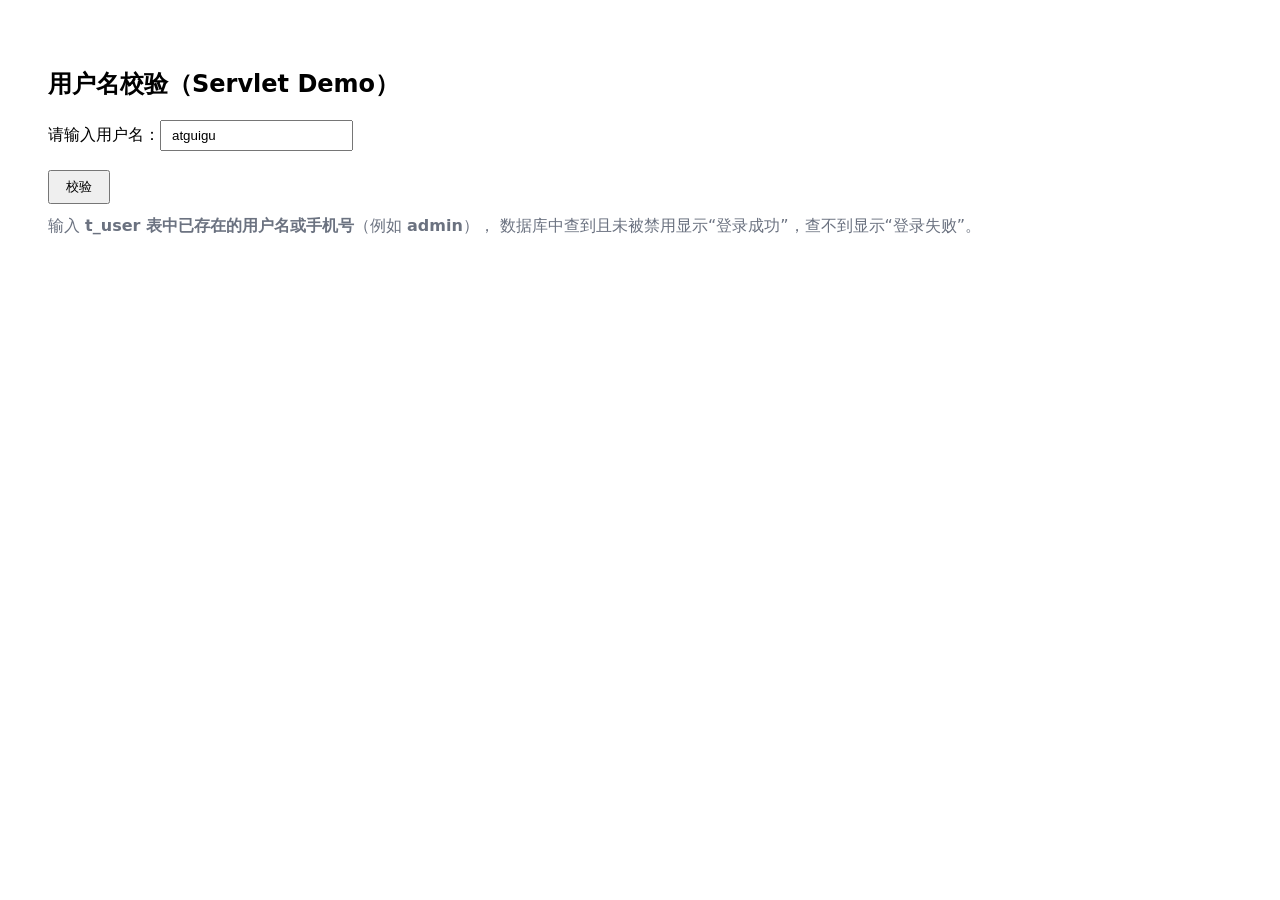
<file: src/main/webapp/static/demo.html>
<!DOCTYPE html>
<html lang="zh-CN">
<head>
    <meta charset="UTF-8">
    <title>Servlet 表单 Demo</title>
    <style>
        body { font-family: system-ui, "Microsoft YaHei"; padding: 40px; }
        input { padding: 6px 10px; }
        button { padding: 6px 16px; cursor: pointer; }
        .tip { color: #6b7280; margin-top: 12px; }
    </style>
</head>
<body>
<h2>用户名校验（Servlet Demo）</h2>

<!-- action 由 JS 动态拼接：自动适配 Jetty(/) 与 Tomcat(/servlet_filter_listemer_war) 两种 contextPath -->
<form id="demoForm" method="get">
    请输入用户名：<input type="text" name="username" value="atguigu" /> <br><br>
    <button type="submit">校验</button>
</form>

<p class="tip">输入 <b>t_user 表中已存在的用户名或手机号</b>（例如 <b>admin</b>），
    数据库中查到且未被禁用显示“登录成功”，查不到显示“登录失败”。</p>

<script>
    // /static/demo.html => contextPath 就是 /static/ 之前的那一段
    var ctx = location.pathname.indexOf('/static/') >= 0
        ? location.pathname.slice(0, location.pathname.indexOf('/static/'))
        : '';
    document.getElementById('demoForm').action = ctx + '/userServlet1';
</script>
</body>
</html>
</file>
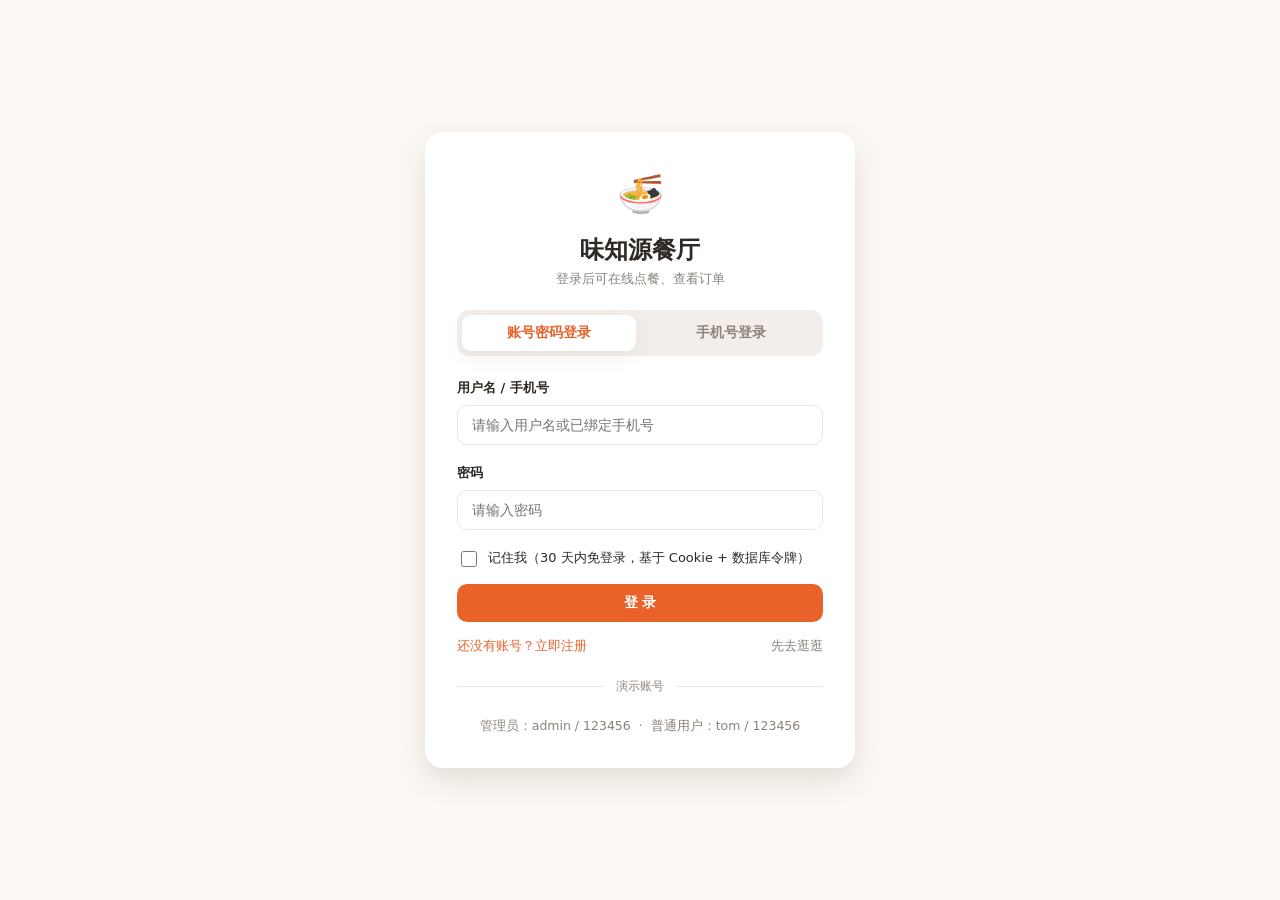
<file: src/main/webapp/static/login.html>
<!DOCTYPE html>
<html lang="zh-CN">
<head>
    <meta charset="UTF-8"/>
    <meta name="viewport" content="width=device-width, initial-scale=1"/>
    <title>登录 · 味知源餐厅</title>
    <script>
        // 上下文路径自适应：Jetty(/) 与 Tomcat(/restaurant) 部署均可正常加载静态资源与接口
        (function () {
            var p = location.pathname;
            var i = p.indexOf('/static/');
            window.CTX = i >= 0 ? p.slice(0, i) : p.replace(/\/+$/, '');
            document.write('<base href="' + window.CTX + '/static/"/>');
        })();
    </script>
    <link rel="stylesheet" href="css/common.css"/>
</head>
<body>
<div id="toast"></div>

<div class="auth-wrap">
    <div class="auth-card">
        <div class="center" style="margin-bottom:20px">
            <div style="font-size:38px">🍜</div>
            <h2 style="margin:6px 0 0">味知源餐厅</h2>
            <p class="muted" style="margin:0;font-size:13px">登录后可在线点餐、查看订单</p>
        </div>

        <div class="tabs">
            <button class="active" data-tab="pwd">账号密码登录</button>
            <button data-tab="phone">手机号登录</button>
        </div>

        <!-- 账号密码登录 -->
        <form class="form" id="form-pwd" novalidate>
            <div class="field">
                <label for="account">用户名 / 手机号</label>
                <input class="input" id="account" name="account" placeholder="请输入用户名或已绑定手机号" autocomplete="username"/>
                <div class="error-text" data-error="account"></div>
            </div>
            <div class="field">
                <label for="password">密码</label>
                <input class="input" id="password" name="password" type="password" placeholder="请输入密码" autocomplete="current-password"/>
                <div class="error-text" data-error="password"></div>
            </div>
            <label class="flex" style="gap:8px;font-size:13px">
                <input type="checkbox" id="rememberMe" name="rememberMe" style="width:16px;height:16px"/>
                记住我（30 天内免登录，基于 Cookie + 数据库令牌）
            </label>
            <button class="btn btn-block" type="submit">登 录</button>
            <div class="between" style="font-size:13px">
                <a href="register.html" style="color:var(--primary)">还没有账号？立即注册</a>
                <a href="index.html" class="muted">先去逛逛</a>
            </div>
            <div class="divider">演示账号</div>
            <div class="center muted" style="font-size:12.5px">
                管理员：admin / 123456 &nbsp;·&nbsp; 普通用户：tom / 123456
            </div>
        </form>

        <!-- 手机号验证码登录 -->
        <form class="form" id="form-phone" style="display:none" novalidate>
            <div class="field">
                <label for="phone">手机号</label>
                <input class="input" id="phone" name="phone" placeholder="11 位手机号" maxlength="11" autocomplete="tel"/>
                <div class="error-text" data-error="phone"></div>
            </div>
            <div class="field">
                <label for="code">验证码</label>
                <div class="flex" style="gap:8px">
                    <input class="input" id="code" name="code" placeholder="6 位验证码" maxlength="6"/>
                    <button class="btn btn-outline" type="button" id="btn-code" style="white-space:nowrap">获取验证码</button>
                </div>
                <div class="error-text" data-error="code"></div>
            </div>
            <label class="flex" style="gap:8px;font-size:13px">
                <input type="checkbox" id="rememberMePhone" name="rememberMe" style="width:16px;height:16px"/>
                记住我
            </label>
            <button class="btn btn-block" type="submit">登录 / 注册</button>
            <div class="center muted" style="font-size:12.5px">
                未注册的手机号将自动创建账号（演示环境验证码会直接回显并打印在控制台）
            </div>
        </form>
    </div>
</div>

<script src="js/api.js"></script>
<script src="js/auth.js"></script>
</body>
</html>
</file>
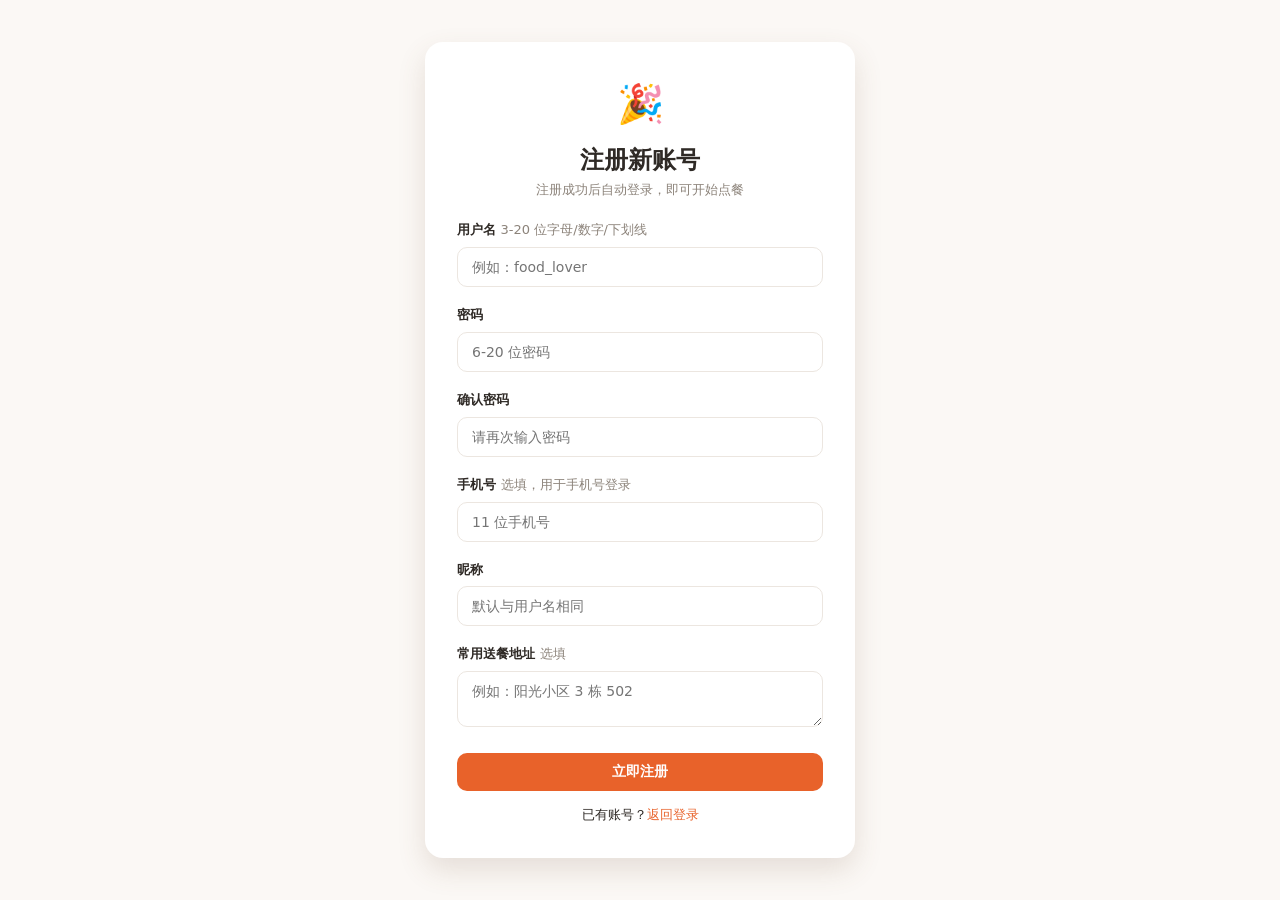
<file: src/main/webapp/static/register.html>
<!DOCTYPE html>
<html lang="zh-CN">
<head>
    <meta charset="UTF-8"/>
    <meta name="viewport" content="width=device-width, initial-scale=1"/>
    <title>注册 · 味知源餐厅</title>
    <script>
        // 上下文路径自适应：Jetty(/) 与 Tomcat(/restaurant) 部署均可正常加载静态资源与接口
        (function () {
            var p = location.pathname;
            var i = p.indexOf('/static/');
            window.CTX = i >= 0 ? p.slice(0, i) : p.replace(/\/+$/, '');
            document.write('<base href="' + window.CTX + '/static/"/>');
        })();
    </script>
    <link rel="stylesheet" href="css/common.css"/>
</head>
<body>
<div id="toast"></div>

<div class="auth-wrap">
    <div class="auth-card">
        <div class="center" style="margin-bottom:20px">
            <div style="font-size:38px">🎉</div>
            <h2 style="margin:6px 0 0">注册新账号</h2>
            <p class="muted" style="margin:0;font-size:13px">注册成功后自动登录，即可开始点餐</p>
        </div>

        <form class="form" id="form-register" novalidate>
            <div class="field">
                <label for="username">用户名 <span class="muted" style="font-weight:400">3-20 位字母/数字/下划线</span></label>
                <input class="input" id="username" name="username" placeholder="例如：food_lover"/>
                <div class="error-text" data-error="username"></div>
            </div>
            <div class="field">
                <label for="password">密码</label>
                <input class="input" id="password" name="password" type="password" placeholder="6-20 位密码"/>
                <div class="error-text" data-error="password"></div>
            </div>
            <div class="field">
                <label for="confirm">确认密码</label>
                <input class="input" id="confirm" name="confirm" type="password" placeholder="请再次输入密码"/>
                <div class="error-text" data-error="confirm"></div>
            </div>
            <div class="field">
                <label for="phone">手机号 <span class="muted" style="font-weight:400">选填，用于手机号登录</span></label>
                <input class="input" id="phone" name="phone" placeholder="11 位手机号" maxlength="11"/>
                <div class="error-text" data-error="phone"></div>
            </div>
            <div class="field">
                <label for="nickname">昵称</label>
                <input class="input" id="nickname" name="nickname" placeholder="默认与用户名相同"/>
                <div class="error-text" data-error="nickname"></div>
            </div>
            <div class="field">
                <label for="address">常用送餐地址 <span class="muted" style="font-weight:400">选填</span></label>
                <textarea class="textarea" id="address" name="address" rows="2" placeholder="例如：阳光小区 3 栋 502"></textarea>
                <div class="error-text" data-error="address"></div>
            </div>
            <button class="btn btn-block" type="submit" id="btn-register">立即注册</button>
            <div class="center" style="font-size:13px">
                已有账号？<a href="login.html" style="color:var(--primary)">返回登录</a>
            </div>
        </form>
    </div>
</div>

<script src="js/api.js"></script>
<script src="js/auth.js"></script>
</body>
</html>
</file>
<file: src/main/webapp/static/css/common.css>
/* ================= 味知源餐厅点餐系统 - 通用样式 ================= */
:root {
    --primary: #e8622a;
    --primary-dark: #c94d19;
    --primary-light: #fff1e8;
    --accent: #f7b32b;
    --text: #2f2a26;
    --text-muted: #8c837a;
    --border: #ece6e0;
    --bg: #fbf8f5;
    --card: #ffffff;
    --success: #2f9e5c;
    --danger: #d94b3a;
    --radius: 14px;
    --shadow: 0 6px 20px rgba(120, 90, 60, .08);
    --shadow-hover: 0 12px 28px rgba(120, 90, 60, .16);
}

* { box-sizing: border-box; }

body {
    margin: 0;
    font-family: "PingFang SC", "Microsoft YaHei", "Hiragino Sans GB", system-ui, sans-serif;
    background: var(--bg);
    color: var(--text);
    line-height: 1.6;
}

a { color: inherit; text-decoration: none; }
/* 保证 hidden 属性生效：作者样式（如 .nav-links 的 flex 布局）优先级高于 UA 的 [hidden]{display:none}，
   统一加 !important，避免"已设 hidden 却仍显示"的情况（例：非管理员的「后台管理」入口）。 */
[hidden] { display: none !important; }
h1, h2, h3, h4 { margin: 0 0 12px; font-weight: 700; }
img { max-width: 100%; display: block; }

/* ---------- 布局 ---------- */
.container { width: min(1180px, 94vw); margin: 0 auto; }
.grid { display: grid; gap: 22px; }
.grid-dish { grid-template-columns: repeat(auto-fill, minmax(240px, 1fr)); }
.flex { display: flex; align-items: center; }
.between { display: flex; align-items: center; justify-content: space-between; gap: 12px; }
.mt-16 { margin-top: 16px; }
.mt-24 { margin-top: 24px; }
.center { text-align: center; }
.muted { color: var(--text-muted); }
.right { text-align: right; }

/* ---------- 顶部导航 ---------- */
.navbar {
    position: sticky; top: 0; z-index: 30;
    background: rgba(255, 255, 255, .92);
    backdrop-filter: blur(10px);
    border-bottom: 1px solid var(--border);
}
.navbar .inner { display: flex; align-items: center; gap: 18px; padding: 14px 0; }
.logo { display: flex; align-items: center; gap: 10px; font-size: 20px; font-weight: 800; color: var(--primary); }
.logo span.badge { font-size: 26px; }
.nav-links { display: flex; gap: 6px; flex-wrap: wrap; }
.nav-links a {
    padding: 8px 14px; border-radius: 999px; font-weight: 600; font-size: 14px;
    transition: .2s; color: var(--text);
}
.nav-links a:hover { background: var(--primary-light); color: var(--primary); }
.nav-links a.active { background: var(--primary); color: #fff; }

/* ---------- 按钮 ---------- */
.btn {
    border: none; cursor: pointer; font-family: inherit; font-weight: 700;
    border-radius: 10px; padding: 10px 18px; font-size: 14px;
    background: var(--primary); color: #fff; transition: .2s;
}
.btn:hover { background: var(--primary-dark); transform: translateY(-1px); }
.btn:disabled { opacity: .5; cursor: not-allowed; transform: none; }
.btn-ghost { background: var(--primary-light); color: var(--primary); }
.btn-ghost:hover { background: #ffe4d3; }
.btn-outline { background: transparent; border: 1.5px solid var(--border); color: var(--text); }
.btn-outline:hover { border-color: var(--primary); color: var(--primary); }
.btn-danger { background: var(--danger); }
.btn-sm { padding: 6px 12px; font-size: 13px; border-radius: 8px; }
.btn-block { width: 100%; }

/* ---------- 卡片 / 菜品 ---------- */
.card {
    background: var(--card); border: 1px solid var(--border);
    border-radius: var(--radius); box-shadow: var(--shadow);
}
.dish-card { overflow: hidden; display: flex; flex-direction: column; transition: .25s; }
.dish-card:hover { transform: translateY(-4px); box-shadow: var(--shadow-hover); }
.dish-media {
    height: 148px; display: grid; place-items: center; font-size: 62px;
    background: linear-gradient(135deg, #fff2e6, #ffe0c7);
}
.dish-media img { width: 100%; height: 100%; object-fit: cover; }
.dish-body { padding: 14px 16px; display: flex; flex-direction: column; gap: 8px; flex: 1; }
.dish-title { display: flex; align-items: baseline; justify-content: space-between; gap: 8px; }
.dish-title b { font-size: 17px; }
.price { color: var(--primary); font-weight: 800; font-size: 19px; }
.price small { font-size: 13px; }
.tag {
    display: inline-block; font-size: 12px; padding: 2px 10px; border-radius: 999px;
    background: var(--primary-light); color: var(--primary); font-weight: 700;
}
.tag.gray { background: #f1eeeb; color: var(--text-muted); }
.tag.green { background: #e6f6ed; color: var(--success); }
.dish-desc { font-size: 13px; color: var(--text-muted); min-height: 38px; }

/* ---------- 表单 ---------- */
.form { display: flex; flex-direction: column; gap: 14px; }
.field label { display: block; font-size: 13px; font-weight: 700; margin-bottom: 6px; }
.input, .select, .textarea {
    width: 100%; padding: 11px 14px; font-family: inherit; font-size: 14px;
    border: 1.5px solid var(--border); border-radius: 10px; background: #fff; transition: .2s;
}
.input:focus, .select:focus, .textarea:focus {
    outline: none; border-color: var(--primary); box-shadow: 0 0 0 3px rgba(232, 98, 42, .12);
}
.input.error { border-color: var(--danger); }
.error-text { color: var(--danger); font-size: 12.5px; margin-top: 4px; min-height: 0; }
.btn-link { background: none; border: none; color: var(--primary); cursor: pointer; font-weight: 700; font-size: 13px; padding: 0; }

/* ---------- 导航 / 登录卡片 ---------- */
.auth-wrap { min-height: 100vh; display: grid; place-items: center; padding: 40px 16px; }
.auth-card { width: min(430px, 100%); padding: 32px; background: #fff; border-radius: 18px; box-shadow: var(--shadow-hover); }
.tabs { display: flex; gap: 8px; background: #f3eeea; padding: 5px; border-radius: 12px; margin-bottom: 22px; }
.tabs button {
    flex: 1; border: none; background: transparent; padding: 9px; font-family: inherit;
    font-weight: 700; font-size: 14px; border-radius: 9px; cursor: pointer; color: var(--text-muted);
}
.tabs button.active { background: #fff; color: var(--primary); box-shadow: var(--shadow); }
.divider { display: flex; align-items: center; gap: 12px; color: var(--text-muted); font-size: 12px; margin: 6px 0; }
.divider::before, .divider::after { content: ""; flex: 1; height: 1px; background: var(--border); }

/* ---------- 购物车抽屉 ---------- */
.cart-fab {
    position: fixed; right: 26px; bottom: 26px; z-index: 40; width: 62px; height: 62px;
    border-radius: 50%; border: none; cursor: pointer; background: var(--primary); color: #fff;
    font-size: 24px; box-shadow: 0 10px 24px rgba(232, 98, 42, .35);
}
.cart-count {
    position: absolute; top: -4px; right: -4px; min-width: 22px; height: 22px; border-radius: 999px;
    background: var(--accent); color: #2f2a26; font-size: 12px; font-weight: 800;
    display: grid; place-items: center; padding: 0 5px;
}
.drawer-mask {
    position: fixed; inset: 0; background: rgba(30, 20, 12, .45); z-index: 50;
    opacity: 0; pointer-events: none; transition: .25s;
}
.drawer-mask.show { opacity: 1; pointer-events: auto; }
.drawer {
    position: fixed; top: 0; right: 0; bottom: 0; width: min(410px, 92vw); z-index: 60;
    background: #fff; box-shadow: -8px 0 30px rgba(60, 40, 20, .18);
    transform: translateX(105%); transition: transform .28s ease; display: flex; flex-direction: column;
}
.drawer.show { transform: translateX(0); }
.drawer header { padding: 18px 20px; border-bottom: 1px solid var(--border); }
.drawer .cart-list { flex: 1; overflow-y: auto; padding: 14px 20px; }
.drawer footer { padding: 16px 20px; border-top: 1px solid var(--border); background: #fffdfc; }
.cart-row { display: flex; gap: 12px; align-items: center; padding: 10px 0; border-bottom: 1px dashed var(--border); }
.qty { display: flex; align-items: center; gap: 8px; }
.qty button {
    width: 26px; height: 26px; border-radius: 8px; border: 1px solid var(--border);
    background: #fff; cursor: pointer; font-weight: 800; line-height: 1;
}
.qty button:hover { border-color: var(--primary); color: var(--primary); }

/* ---------- 弹窗 ---------- */
.modal {
    position: fixed; inset: 0; z-index: 70; display: grid; place-items: center;
    background: rgba(30, 20, 12, .5); opacity: 0; pointer-events: none; transition: .2s;
}
.modal.show { opacity: 1; pointer-events: auto; }
.modal-box { width: min(480px, 92vw); padding: 26px; border-radius: 16px; background: #fff; box-shadow: var(--shadow-hover); }

/* ---------- 提示 ---------- */
#toast {
    position: fixed; left: 50%; top: 26px; transform: translateX(-50%);
    z-index: 100; display: flex; flex-direction: column; gap: 10px; align-items: center;
}
.toast {
    padding: 11px 20px; border-radius: 10px; color: #fff; font-size: 14px; font-weight: 600;
    background: #2f2a26; box-shadow: var(--shadow-hover); animation: pop .25s ease;
}
.toast.ok { background: var(--success); }
.toast.err { background: var(--danger); }
.toast.warn { background: var(--accent); color: #2f2a26; }
@keyframes pop { from { opacity: 0; transform: translateY(-12px); } to { opacity: 1; transform: none; } }

/* ---------- 表格（后台） ---------- */
.table { width: 100%; border-collapse: collapse; font-size: 14px; }
.table th, .table td { padding: 11px 12px; border-bottom: 1px solid var(--border); text-align: left; }
.table th { background: #faf6f3; font-size: 13px; color: var(--text-muted); }
.table tr:hover td { background: #fffaf6; }
.table img { width: 44px; height: 44px; object-fit: cover; border-radius: 8px; }

/* ---------- 其它 ---------- */
.hero {
    background: linear-gradient(135deg, #ffe9d6, #fff6ee 55%, #fdf1e4);
    border-bottom: 1px solid var(--border);
}
.hero .inner { padding: 40px 0 34px; }
.hero h1 { font-size: 32px; }
.hero p { margin: 0; color: var(--text-muted); max-width: 640px; }
.chips { display: flex; gap: 10px; flex-wrap: wrap; margin-top: 20px; }
.chip {
    padding: 8px 16px; border-radius: 999px; border: 1.5px solid var(--border);
    background: #fff; cursor: pointer; font-size: 14px; font-weight: 600; transition: .2s;
}
.chip:hover { border-color: var(--primary); }
.chip.active { background: var(--primary); border-color: var(--primary); color: #fff; }
.toolbar { display: flex; gap: 12px; flex-wrap: wrap; margin: 22px 0 8px; }
.search-box { flex: 1; min-width: 220px; display: flex; gap: 8px; }
.empty { padding: 60px 20px; text-align: center; color: var(--text-muted); }
.order-card { padding: 18px; margin-bottom: 16px; }
.order-item { display: flex; gap: 12px; align-items: center; padding: 8px 0; border-bottom: 1px dashed var(--border); }
.order-item:last-child { border-bottom: none; }
.avatar-lg { width: 84px; height: 84px; border-radius: 50%; object-fit: cover; background: var(--primary-light); display: grid; place-items: center; font-size: 38px; }
.avatar-sm { width: 34px; height: 34px; border-radius: 50%; object-fit: cover; background: var(--primary-light); display: grid; place-items: center; }
.section-title { display: flex; align-items: center; justify-content: space-between; margin: 28px 0 14px; }
footer.site { margin-top: 50px; padding: 26px 0; border-top: 1px solid var(--border); color: var(--text-muted); font-size: 13px; }
.stat-pill { font-size: 12.5px; color: var(--text-muted); display: inline-flex; align-items: center; gap: 6px; }
.dot { width: 8px; height: 8px; border-radius: 50%; background: var(--success); display: inline-block; }

/* ---------- 后台：概览卡片 / 过滤栏 / 分页 / 图表 ---------- */
.grid-2 { grid-template-columns: repeat(auto-fit, minmax(340px, 1fr)); }
.tag.blue { background: #e8f1ff; color: #2a6ad4; }
.tag.red { background: #fdeceb; color: var(--danger); }
.tag.orange { background: #fff2dd; color: #c97c0c; }

.stat-grid { display: grid; gap: 14px; grid-template-columns: repeat(auto-fit, minmax(170px, 1fr)); margin: 14px 0; }
.stat-box { background: var(--card); border: 1px solid var(--border); border-radius: var(--radius); padding: 14px 16px; box-shadow: var(--shadow); }
.stat-label { font-size: 12.5px; color: var(--text-muted); }
.stat-value { font-size: 24px; font-weight: 800; color: var(--primary); line-height: 1.3; }
.stat-value small { font-size: 13px; font-weight: 600; color: var(--text-muted); margin-left: 2px; }
.stat-sub { font-size: 12px; color: var(--text-muted); }

.filter-bar { display: flex; align-items: center; gap: 10px; flex-wrap: wrap; margin-bottom: 14px; }
.pager { display: flex; align-items: center; justify-content: center; gap: 14px; padding-top: 14px; }

.chart { display: flex; align-items: flex-end; gap: 8px; height: 190px; margin-top: 14px; }
.chart-col { flex: 1; height: 100%; display: flex; flex-direction: column; justify-content: flex-end; align-items: center; gap: 5px; }
.chart-bar { width: 100%; max-width: 34px; min-height: 2px; border-radius: 8px 8px 0 0; background: linear-gradient(180deg, var(--primary), #ffb787); }
.chart-val { font-size: 11px; color: var(--text-muted); }
.chart-lab { font-size: 11px; color: var(--text-muted); }

.detail-row td { background: #fbf8f5; }
.detail-box { border: 1px dashed var(--border); border-radius: 10px; padding: 12px; }
.detail-item { display: flex; align-items: center; gap: 10px; padding: 6px 0; border-bottom: 1px dashed var(--border); }
.detail-item:last-child { border-bottom: none; }

.rank-row { display: grid; grid-template-columns: 28px 1fr auto 120px 60px 90px; align-items: center; gap: 10px; padding: 9px 0; border-bottom: 1px dashed var(--border); }
.rank-row:last-child { border-bottom: none; }
.rank-no { width: 24px; height: 24px; border-radius: 7px; background: #f1eeeb; color: var(--text-muted); display: grid; place-items: center; font-size: 12px; font-weight: 700; }
.rank-no.top { background: var(--primary); color: #fff; }
.rank-name { font-weight: 700; }
.rank-track { height: 8px; border-radius: 999px; background: #f1eeeb; overflow: hidden; }
.rank-track i { display: block; height: 100%; background: var(--primary); border-radius: 999px; }

.pay-row { padding: 10px 0; border-bottom: 1px dashed var(--border); }
.pay-row:last-child { border-bottom: none; }
.pay-track { height: 10px; border-radius: 999px; background: #f1eeeb; overflow: hidden; margin: 7px 0 4px; }
.pay-track i { display: block; height: 100%; background: linear-gradient(90deg, var(--primary), var(--accent)); border-radius: 999px; }

@media (max-width: 720px) {
    .rank-row { grid-template-columns: 24px 1fr auto; }
    .rank-track { display: none; }
    .navbar .inner { flex-wrap: wrap; gap: 10px; }
    .hero h1 { font-size: 25px; }
    .grid-dish { grid-template-columns: repeat(auto-fill, minmax(160px, 1fr)); }
    .dish-media { height: 112px; font-size: 46px; }
}
</file>
